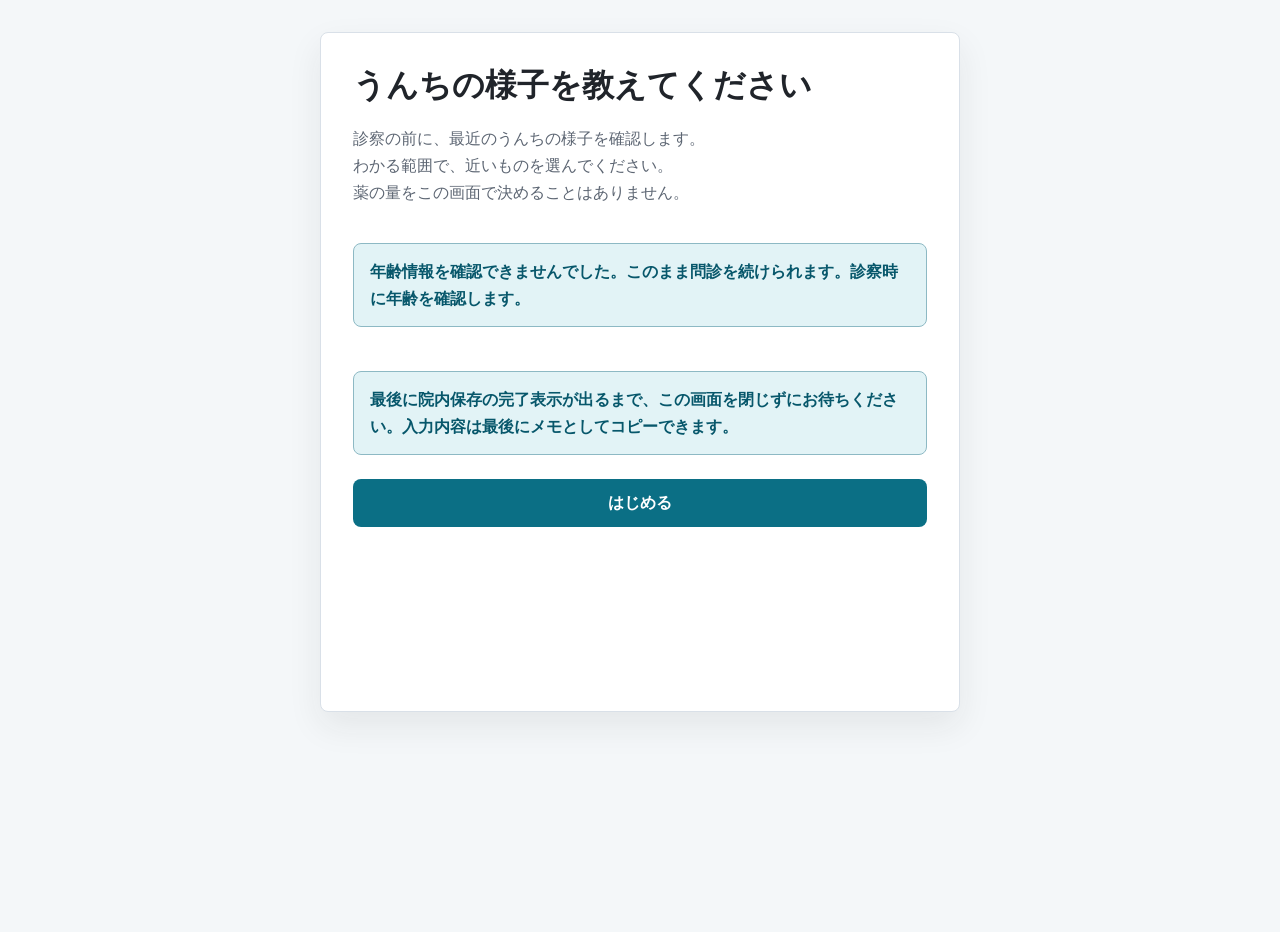
<file: constipation-ai-mvp/index.html>
<!doctype html>
<html lang="ja">
  <head>
    <meta charset="utf-8" />
    <meta name="viewport" content="width=device-width, initial-scale=1" />
    <title>2-3歳便秘AI MVP</title>
    <link rel="stylesheet" href="./styles.css" />
  </head>
  <body>
    <main class="app-shell">
      <section class="panel" aria-live="polite">
        <div id="progress" class="progress" hidden>
          <div class="progress__meta">
            <span id="progressLabel">基本確認</span>
            <span id="progressCount">1 / 6</span>
          </div>
          <div class="progress__track"><div id="progressBar" class="progress__bar"></div></div>
        </div>

        <div id="screen"></div>

        <nav id="nav" class="nav" hidden>
          <button id="backButton" class="button button--secondary" type="button">戻る</button>
          <button id="nextButton" class="button" type="button">次へ</button>
        </nav>
      </section>

      <aside id="doctorPanel" class="doctor-panel" hidden>
        <div class="doctor-panel__header">
          <h2>診察支援ダッシュボード</h2>
          <div class="doctor-panel__actions">
            <button id="toggleDashboardModeButton" class="button button--secondary button--small" type="button" aria-pressed="false">簡略表示</button>
            <button id="copySummaryButton" class="button button--secondary button--small" type="button">サマリーコピー</button>
            <button id="copyFacilityShareButton" class="button button--secondary button--small" type="button">院内共有コピー</button>
            <button id="printPdfButton" class="button button--secondary button--small" type="button">PDF/印刷</button>
          </div>
        </div>
        <div id="summaryOutput" class="review-dashboard"></div>
        <div class="json-block">
          <div class="json-block__header">
            <span>送信JSON</span>
            <button id="copyJsonButton" class="button button--secondary button--small" type="button">JSONコピー</button>
          </div>
          <details class="json-details">
            <summary>開く</summary>
            <pre id="jsonOutput"></pre>
          </details>
        </div>
      </aside>
    </main>

    <script src="./src/questionnaire.js?v=20260506-2"></script>
    <script src="./src/diary-period.js?v=20261005-1"></script>
    <script src="./src/app.js?v=20261005-1"></script>
  </body>
</html>
</file>
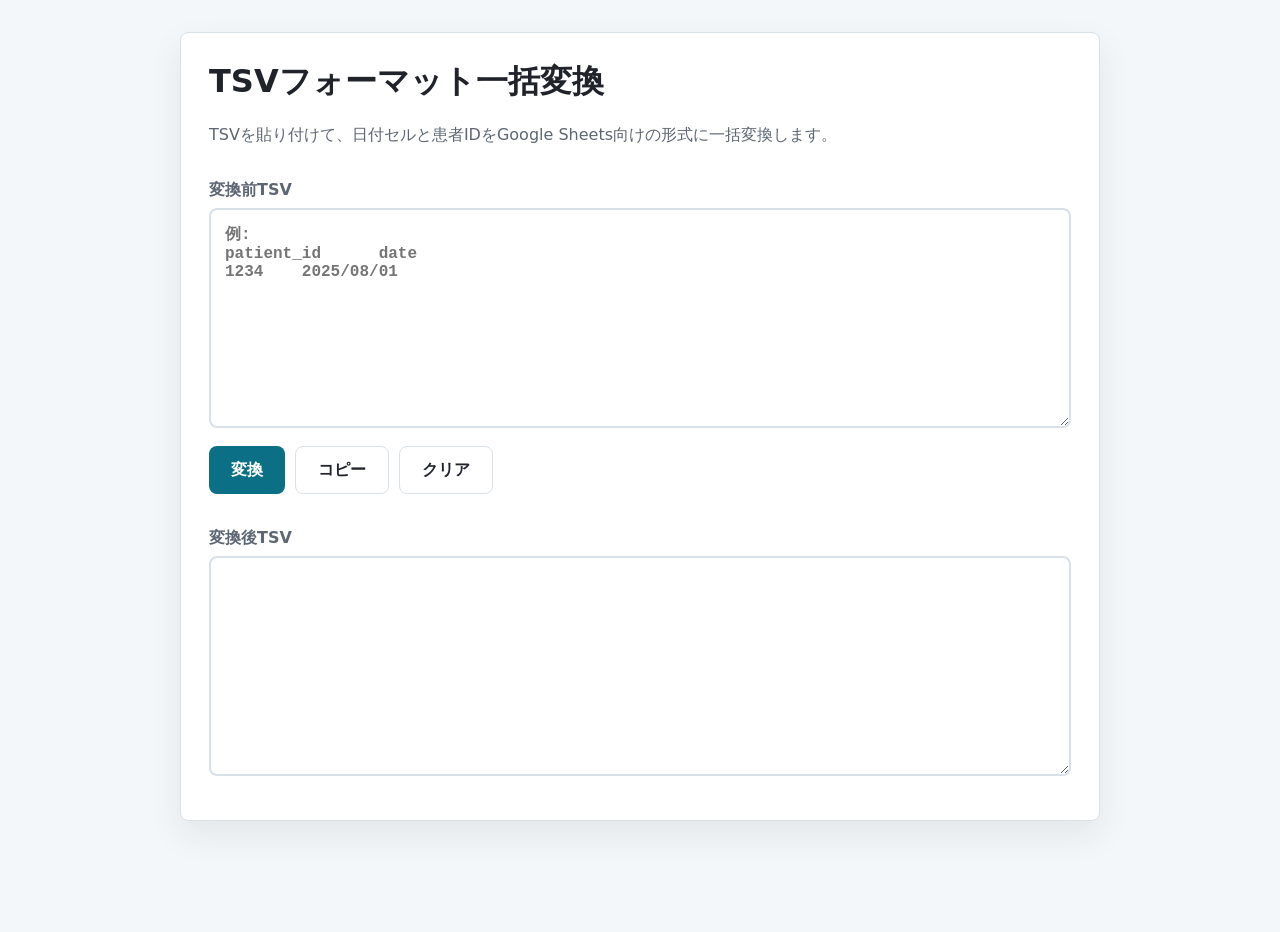
<file: bulk-import/date-format-converter.html>
<!doctype html>
<html lang="ja">
  <head>
    <meta charset="utf-8" />
    <meta name="viewport" content="width=device-width, initial-scale=1" />
    <title>TSVフォーマット一括変換</title>
    <link rel="stylesheet" href="../constipation-ai-mvp/styles.css" />
  </head>
  <body>
    <main class="link-tool-shell">
      <section class="link-tool panel">
        <div class="link-tool__header">
          <h1>TSVフォーマット一括変換</h1>
          <p>TSVを貼り付けて、日付セルと患者IDをGoogle Sheets向けの形式に一括変換します。</p>
        </div>

        <label class="link-field link-field--wide converter-field">
          <span>変換前TSV</span>
          <textarea id="tsvInput" class="text-input converter-textarea" spellcheck="false" placeholder="例:&#10;patient_id&#9;date&#10;1234&#9;2025/08/01"></textarea>
        </label>

        <div class="link-tool__actions">
          <button id="convertButton" class="button" type="button">変換</button>
          <button id="copyButton" class="button button--secondary" type="button">コピー</button>
          <button id="clearButton" class="button button--secondary" type="button">クリア</button>
        </div>

        <label class="link-field link-field--wide converter-field">
          <span>変換後TSV</span>
          <textarea id="tsvOutput" class="text-input converter-textarea" spellcheck="false" readonly></textarea>
        </label>

        <p id="converterMessage" class="link-tool__message" aria-live="polite"></p>
      </section>
    </main>

    <script src="./date-format-converter.js"></script>
  </body>
</html>
</file>
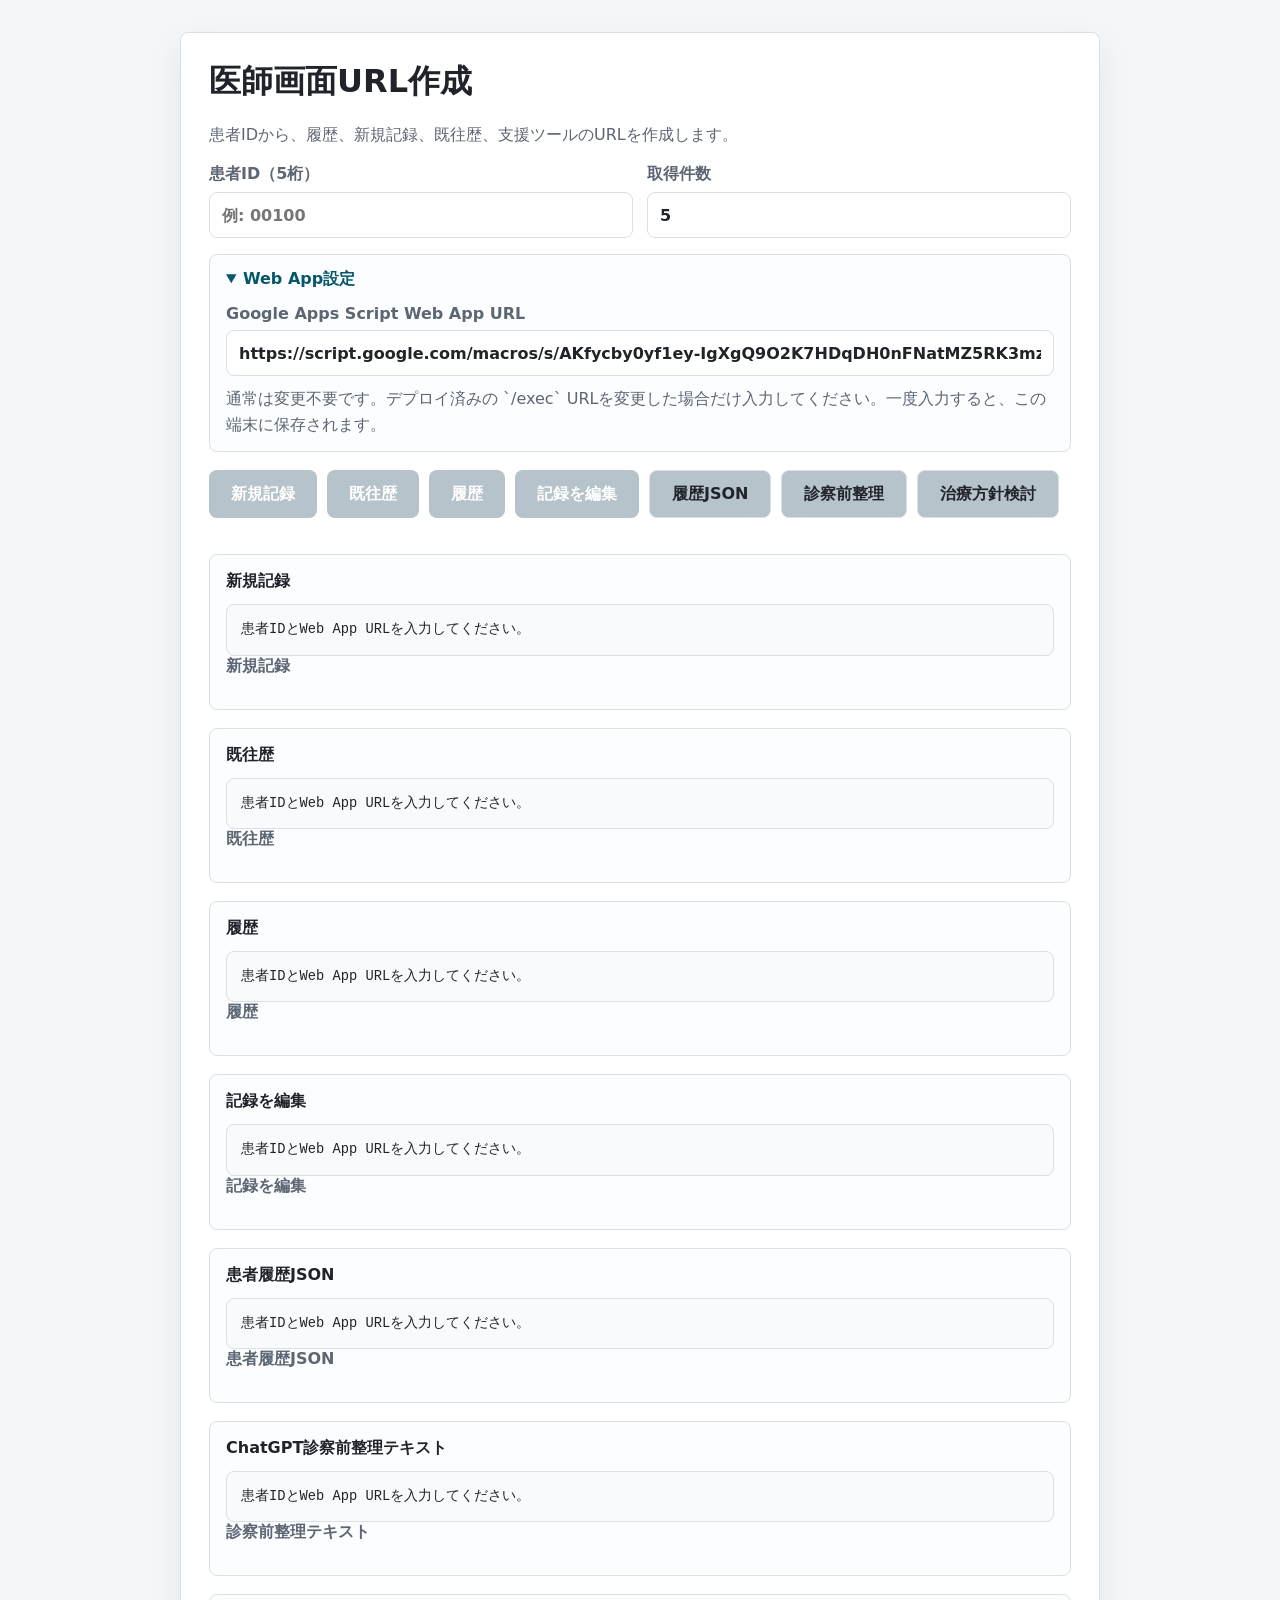
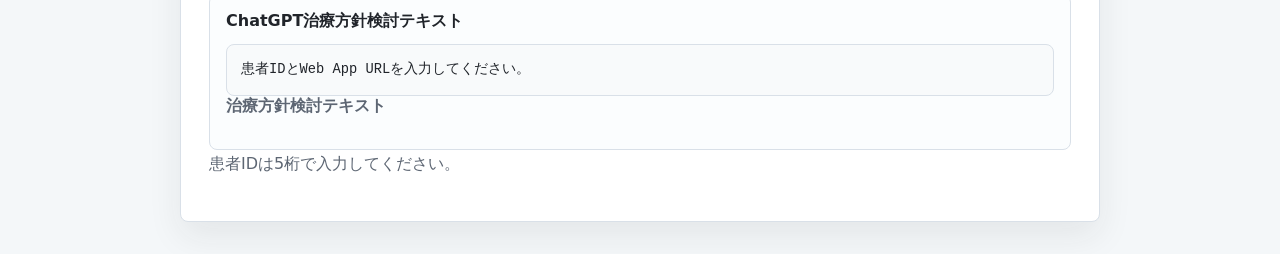
<file: constipation-ai-mvp/history-link.html>
<!doctype html>
<html lang="ja">
  <head>
    <meta charset="utf-8" />
    <meta name="viewport" content="width=device-width, initial-scale=1" />
    <title>医師画面URL作成</title>
    <link rel="stylesheet" href="./styles.css" />
  </head>
  <body>
    <main class="link-tool-shell">
      <section class="link-tool panel">
        <div class="link-tool__header">
          <h1>医師画面URL作成</h1>
          <p>患者IDから、履歴、新規記録、既往歴、支援ツールのURLを作成します。</p>
        </div>

        <div class="link-tool__grid">
          <label class="link-field">
            <span>患者ID（5桁）</span>
            <input id="patientIdInput" type="text" inputmode="numeric" pattern="[0-9]*" maxlength="5" autocomplete="off" placeholder="例: 00100" />
          </label>
          <label class="link-field">
            <span>取得件数</span>
            <input id="limitInput" type="number" inputmode="numeric" min="1" max="20" value="5" />
          </label>
        </div>

        <details class="link-advanced" open>
          <summary>Web App設定</summary>
          <label class="link-field link-field--wide">
            <span>Google Apps Script Web App URL</span>
            <input id="webAppUrlInput" type="url" placeholder="https://script.google.com/macros/s/.../exec" />
          </label>
          <p>通常は変更不要です。デプロイ済みの `/exec` URLを変更した場合だけ入力してください。一度入力すると、この端末に保存されます。</p>
        </details>

        <div class="link-tool__actions">
          <button id="openEntryButton" class="button" type="button">新規記録</button>
          <button id="openProfileButton" class="button" type="button">既往歴</button>
          <button id="openDoctorButton" class="button" type="button">履歴</button>
          <button id="openEditButton" class="button" type="button">記録を編集</button>
          <button id="openHistoryButton" class="button button--secondary" type="button">履歴JSON</button>
          <button id="openPreVisitContextButton" class="button button--secondary" type="button">診察前整理</button>
          <button id="openTreatmentContextButton" class="button button--secondary" type="button">治療方針検討</button>
        </div>

        <section class="link-output">
          <h2>新規記録</h2>
          <pre id="entryUrlOutput"></pre>
          <p><a id="entryOpenLink" href="#" target="_blank" rel="noreferrer">新規記録</a></p>
        </section>

        <section class="link-output">
          <h2>既往歴</h2>
          <pre id="profileUrlOutput"></pre>
          <p><a id="profileOpenLink" href="#" target="_blank" rel="noreferrer">既往歴</a></p>
        </section>

        <section class="link-output">
          <h2>履歴</h2>
          <pre id="doctorUrlOutput"></pre>
          <p><a id="doctorOpenLink" href="#" target="_blank" rel="noreferrer">履歴</a></p>
        </section>

        <section class="link-output">
          <h2>記録を編集</h2>
          <pre id="editUrlOutput"></pre>
          <p><a id="editOpenLink" href="#" target="_blank" rel="noreferrer">記録を編集</a></p>
        </section>

        <section class="link-output">
          <h2>患者履歴JSON</h2>
          <pre id="historyUrlOutput"></pre>
          <p><a id="historyOpenLink" href="#" target="_blank" rel="noreferrer">患者履歴JSON</a></p>
        </section>

        <section class="link-output">
          <h2>ChatGPT診察前整理テキスト</h2>
          <pre id="preVisitContextUrlOutput"></pre>
          <p><a id="preVisitContextOpenLink" href="#" target="_blank" rel="noreferrer">診察前整理テキスト</a></p>
        </section>

        <section class="link-output">
          <h2>ChatGPT治療方針検討テキスト</h2>
          <pre id="treatmentContextUrlOutput"></pre>
          <p><a id="treatmentContextOpenLink" href="#" target="_blank" rel="noreferrer">治療方針検討テキスト</a></p>
        </section>

        <p id="historyToolMessage" class="link-tool__message" aria-live="polite"></p>
      </section>
    </main>

    <script src="./src/history-link.js?v=20260606-2"></script>
  </body>
</html>
</file>
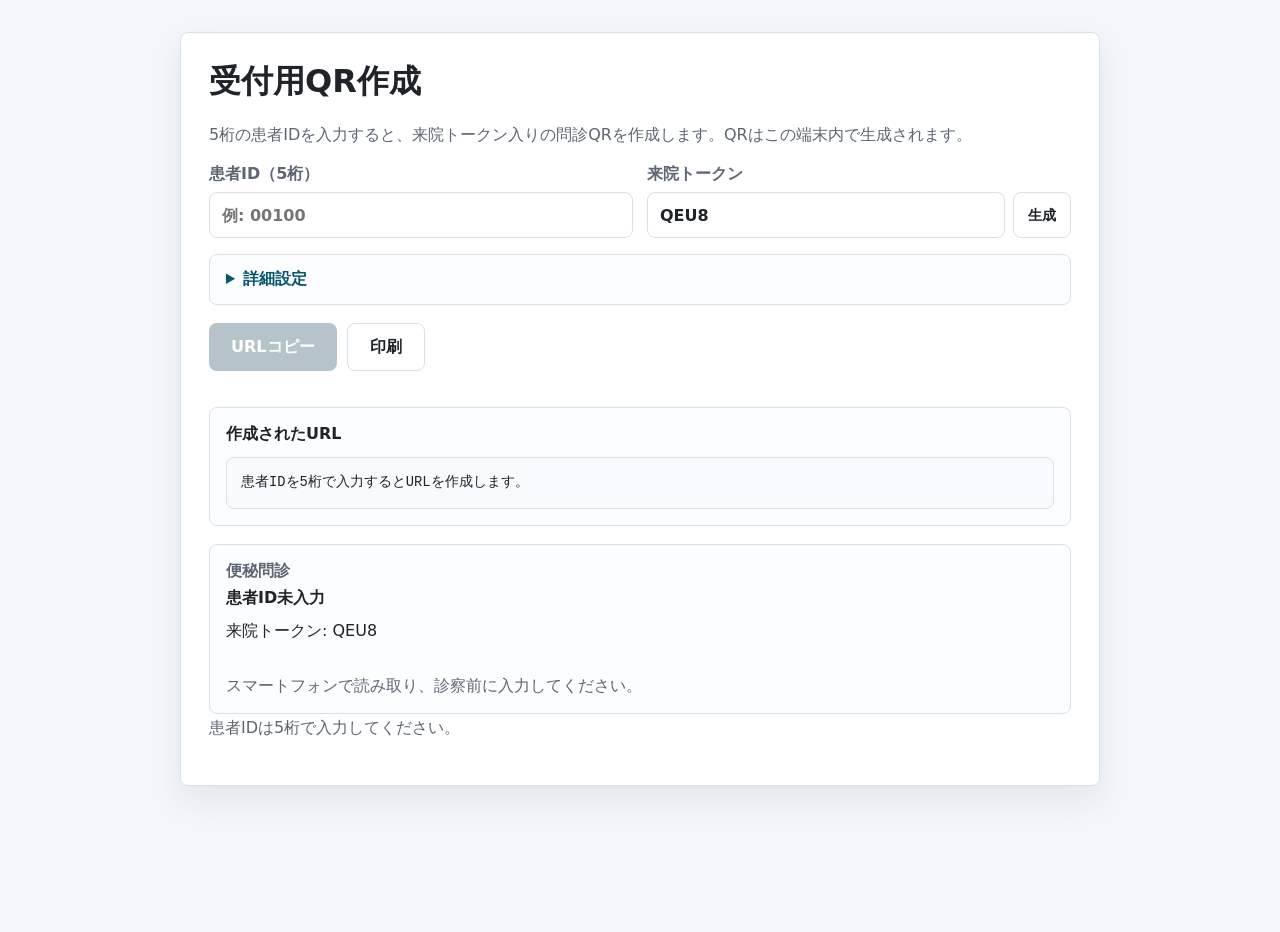
<file: constipation-ai-mvp/visit-link.html>
<!doctype html>
<html lang="ja">
  <head>
    <meta charset="utf-8" />
    <meta name="viewport" content="width=device-width, initial-scale=1" />
    <title>受付用QR作成</title>
    <link rel="stylesheet" href="./styles.css" />
  </head>
  <body>
    <main class="link-tool-shell">
      <section class="link-tool panel">
        <div class="link-tool__header">
          <h1>受付用QR作成</h1>
          <p>5桁の患者IDを入力すると、来院トークン入りの問診QRを作成します。QRはこの端末内で生成されます。</p>
        </div>

        <div class="link-tool__grid">
          <label class="link-field">
            <span>患者ID（5桁）</span>
            <input id="patientIdInput" type="text" inputmode="numeric" pattern="[0-9]*" maxlength="5" autocomplete="off" placeholder="例: 00100" />
          </label>
          <label class="link-field link-field--readonly">
            <span>来院トークン</span>
            <div class="link-field__inline">
              <input id="visitTokenInput" type="text" maxlength="12" placeholder="例: A7K2" />
              <button id="tokenButton" class="button button--secondary button--small" type="button">生成</button>
            </div>
          </label>
        </div>

        <details class="link-advanced">
          <summary>詳細設定</summary>
          <label class="link-field link-field--wide">
            <span>問診アプリURL</span>
            <input id="baseUrlInput" type="url" />
          </label>
          <p>通常は変更不要です。QR読み取り端末から問診画面へアクセスできない場合だけ、院内で使うURLに変更してください。</p>
        </details>

        <div class="link-tool__actions">
          <button id="copyUrlButton" class="button" type="button">URLコピー</button>
          <button id="printButton" class="button button--secondary" type="button">印刷</button>
        </div>

        <section class="link-output">
          <h2>作成されたURL</h2>
          <pre id="visitUrlOutput"></pre>
        </section>

        <section class="qr-card" id="qrPrintArea">
          <div>
            <p class="qr-card__label">便秘問診</p>
            <h2 id="qrPatientLabel">患者ID未入力</h2>
            <p id="qrTokenLabel">来院トークン未入力</p>
          </div>
          <div id="qrOutput" class="qr-card__code" aria-label="問診QR"></div>
          <p class="qr-card__note">スマートフォンで読み取り、診察前に入力してください。</p>
        </section>

        <p id="linkToolMessage" class="link-tool__message" aria-live="polite"></p>
      </section>
    </main>

    <script src="./src/visit-link.js?v=20260516-1"></script>
  </body>
</html>
</file>
<file: constipation-ai-mvp/styles.css>
:root {
  color-scheme: light;
  --ink: #20242a;
  --muted: #5d6673;
  --line: #d9e0e8;
  --surface: #ffffff;
  --page: #f4f7f9;
  --accent: #0b6f85;
  --accent-strong: #07576b;
  --accent-soft: #e2f3f6;
  --warn: #a4491d;
  --warn-bg: #fff0e8;
  --focus: #f2b84b;
}

* {
  box-sizing: border-box;
}

[hidden] {
  display: none !important;
}

body {
  margin: 0;
  min-height: 100vh;
  color: var(--ink);
  background: var(--page);
  font-family: system-ui, -apple-system, BlinkMacSystemFont, "Segoe UI", sans-serif;
}

button,
textarea,
input {
  font: inherit;
}

.app-shell {
  display: grid;
  grid-template-columns: minmax(300px, 560px) minmax(320px, 1fr);
  gap: 24px;
  width: min(1180px, calc(100% - 32px));
  margin: 32px auto;
  align-items: start;
}

.app-shell--patient-only {
  grid-template-columns: minmax(300px, 640px);
  justify-content: center;
}

.panel,
.doctor-panel {
  background: var(--surface);
  border: 1px solid var(--line);
  border-radius: 8px;
  box-shadow: 0 14px 34px rgba(32, 36, 42, 0.08);
}

.panel {
  min-height: 680px;
  display: flex;
  flex-direction: column;
}

.doctor-panel {
  padding: 20px;
}

.doctor-panel__header {
  display: flex;
  align-items: flex-start;
  justify-content: space-between;
  flex-wrap: wrap;
  gap: 12px;
  margin-bottom: 14px;
}

.doctor-panel__header h2 {
  flex: 1 1 220px;
  min-width: 180px;
  margin-bottom: 0;
  line-height: 1.35;
}

.doctor-panel__actions {
  display: flex;
  align-items: stretch;
  justify-content: flex-end;
  flex: 1 1 420px;
  flex-wrap: wrap;
  gap: 8px;
  max-width: 100%;
}

h1,
h2,
h3,
p {
  margin-top: 0;
}

h1 {
  font-size: 2rem;
  line-height: 1.25;
  margin-bottom: 20px;
}

h2 {
  font-size: 1rem;
  margin-bottom: 12px;
}

h3 {
  font-size: 0.92rem;
  margin: 18px 0 8px;
}

.intro,
.question,
.finish,
.fixed-auth {
  padding: 32px;
}

.intro {
  display: flex;
  flex: 1;
  flex-direction: column;
  justify-content: center;
}

.intro p,
.question__help,
.finish p,
.fixed-auth p {
  color: var(--muted);
  line-height: 1.7;
}

.fixed-auth {
  display: flex;
  flex: 1;
  flex-direction: column;
  justify-content: center;
}

.fixed-auth__form {
  display: grid;
  gap: 16px;
  margin-top: 24px;
}

.fixed-auth__field {
  display: grid;
  gap: 6px;
  color: var(--muted);
  font-size: 0.92rem;
  font-weight: 800;
}

.fixed-auth__field input {
  width: 100%;
  min-height: 48px;
  padding: 10px 12px;
  border: 2px solid var(--line);
  border-radius: 8px;
  color: var(--ink);
  background: #fff;
}

.fixed-auth__field input:focus {
  outline: 3px solid var(--focus);
  outline-offset: 2px;
}

.fixed-auth__error {
  margin: 0;
  padding: 12px 14px;
  border: 1px solid #e1a09a;
  border-radius: 8px;
  background: #fff1ef;
  color: #9f2b24 !important;
  font-weight: 800;
}

.fixed-auth__help {
  margin-top: 18px;
  margin-bottom: 0;
}

.intro-save-note {
  margin: 20px 0 24px;
  padding: 14px 16px;
  border: 1px solid #8db9c4;
  border-radius: 8px;
  background: var(--accent-soft);
  color: var(--accent-strong) !important;
  font-weight: 700;
}

.intro-profile {
  display: grid;
  gap: 12px;
  margin: 0 0 20px;
  padding: 16px;
  border: 1px solid var(--line);
  border-radius: 8px;
  background: #fbfdfe;
}

.intro-profile h2 {
  margin-bottom: 0;
}

.intro-profile p {
  margin-bottom: 0;
  color: var(--ink);
}

.intro-profile label {
  display: grid;
  gap: 6px;
  color: var(--muted);
  font-size: 0.9rem;
  font-weight: 700;
}

.visit-context {
  display: grid;
  gap: 10px;
  margin: 0 0 20px;
  padding: 16px;
  border: 1px solid #8db9c4;
  border-radius: 8px;
  background: #f4fbfc;
}

.visit-context h2,
.visit-context p {
  margin-bottom: 0;
}

.visit-context p {
  color: var(--accent-strong);
  font-size: 0.92rem;
  font-weight: 700;
  line-height: 1.55;
}

.visit-context__grid {
  display: grid;
  gap: 8px;
}

.visit-context__item {
  display: grid;
  gap: 4px;
  padding: 10px;
  border: 1px solid #d7e9ee;
  border-radius: 8px;
  background: #fff;
}

.visit-context__item span {
  color: var(--muted);
  font-size: 0.8rem;
  font-weight: 800;
}

.visit-context__item strong {
  color: var(--ink);
  line-height: 1.45;
  overflow-wrap: anywhere;
}

.progress {
  padding: 20px 24px 0;
}

.progress__meta {
  display: flex;
  justify-content: space-between;
  color: var(--muted);
  font-size: 0.92rem;
  margin-bottom: 10px;
}

.progress__track {
  height: 8px;
  overflow: hidden;
  background: #e8edf2;
  border-radius: 999px;
}

.progress__bar {
  height: 100%;
  width: 0;
  background: var(--accent);
  border-radius: inherit;
  transition: width 180ms ease;
}

.question__branch {
  margin: 0 0 16px;
  padding: 12px 14px;
  border-left: 4px solid var(--accent);
  background: var(--accent-soft);
  color: var(--accent-strong);
  line-height: 1.5;
}

.question__title {
  font-size: 1.5rem;
  line-height: 1.4;
  margin-bottom: 10px;
}

.question__help {
  margin-bottom: 22px;
}

.choices {
  display: grid;
  gap: 10px;
}

.choice {
  width: 100%;
  min-height: 56px;
  padding: 13px 16px;
  text-align: left;
  border: 2px solid var(--line);
  border-radius: 8px;
  background: #fff;
  color: var(--ink);
  cursor: pointer;
  line-height: 1.45;
}

.choice:hover {
  border-color: #8db9c4;
}

.choice.is-selected {
  border-color: var(--accent);
  background: var(--accent-soft);
}

.text-input {
  width: 100%;
  min-height: 120px;
  padding: 14px;
  resize: vertical;
  border: 2px solid var(--line);
  border-radius: 8px;
}

.text-input--compact {
  min-height: 84px;
}

.text-input:focus,
.diary-input:focus,
.choice:focus-visible,
.button:focus-visible,
.json-details summary:focus-visible {
  outline: 3px solid var(--focus);
  outline-offset: 2px;
}

.diary-link {
  margin-top: 24px;
  padding: 18px;
  border: 1px solid var(--line);
  border-radius: 8px;
  background: #fbfdfe;
}

.diary-link__header {
  margin-bottom: 14px;
}

.diary-link__header h2 {
  margin-bottom: 4px;
}

.diary-link__header p {
  margin-bottom: 0;
}

.diary-grid {
  display: grid;
  grid-template-columns: repeat(2, minmax(0, 1fr));
  gap: 10px;
}

.diary-field,
.diary-note {
  display: grid;
  gap: 6px;
  color: var(--muted);
  font-size: 0.86rem;
  font-weight: 700;
}

.diary-field {
  padding: 10px;
  border: 1px solid #e5ebf1;
  border-radius: 8px;
  background: #fff;
}

.diary-field__required {
  display: inline-block;
  margin-left: 6px;
  padding: 2px 6px;
  border-radius: 6px;
  color: #8f1f17;
  background: #fff0ed;
  font-size: 0.72rem;
}

.diary-field__control {
  display: grid;
  grid-template-columns: minmax(0, 1fr) auto;
  align-items: center;
  gap: 8px;
}

.diary-input {
  width: 100%;
  min-height: 40px;
  padding: 8px 10px;
  border: 1px solid var(--line);
  border-radius: 8px;
  color: var(--ink);
  background: #fff;
}

.diary-input--invalid {
  border-color: #b3261e;
  background: #fff7f6;
}

.diary-note {
  margin-top: 12px;
}

.field-error {
  margin-top: 12px;
  color: #b3261e;
}

.nav {
  display: flex;
  justify-content: space-between;
  gap: 12px;
  margin-top: auto;
  padding: 20px 24px;
  border-top: 1px solid var(--line);
}

.button {
  min-height: 48px;
  padding: 0 22px;
  border: 0;
  border-radius: 8px;
  background: var(--accent);
  color: #fff;
  cursor: pointer;
  font-weight: 700;
}

.button:hover {
  background: var(--accent-strong);
}

.button:disabled {
  cursor: not-allowed;
  background: #b6c3ca;
}

.button--secondary {
  border: 1px solid var(--line);
  background: #fff;
  color: var(--ink);
}

.button--secondary:hover {
  background: #eef3f6;
}

.button--small {
  min-height: 36px;
  padding: 0 14px;
  font-size: 0.9rem;
}

.doctor-panel__header .button,
.json-block .button {
  flex: 0 1 auto;
  white-space: nowrap;
}

.notice {
  margin: 18px 0;
  padding: 14px 16px;
  border: 1px solid #f3bd99;
  border-radius: 8px;
  background: var(--warn-bg);
  color: var(--warn);
  line-height: 1.6;
  font-weight: 700;
}


.submit-status {
  margin: 22px 0;
  padding: 16px;
  border: 1px solid var(--line);
  border-radius: 8px;
  background: #fbfdfe;
}

.finish--submitted {
  padding-bottom: 180px;
}

.submit-status--floating {
  position: fixed;
  right: max(16px, calc((100vw - 640px) / 2 + 16px));
  bottom: 16px;
  left: max(16px, calc((100vw - 640px) / 2 + 16px));
  z-index: 20;
  margin: 0;
  border-width: 2px;
  box-shadow: 0 14px 32px rgba(32, 36, 42, 0.18);
}

.submit-status--pending {
  border-color: #d6a740;
  background: #fff7df;
}

.submit-status--success {
  border-color: #69a87d;
  background: #eaf7ee;
}

.submit-status--error {
  border-color: #d8a1a1;
  background: #fdecec;
}

.submit-status h2 {
  margin-bottom: 8px;
}

.submit-status p {
  margin-bottom: 12px;
}

.submit-status__help {
  font-size: 0.92rem;
}

.submit-status__text--pending {
  color: #7a4d00;
  font-weight: 800;
}

.submit-status__text--success {
  color: #17683a;
  font-weight: 700;
}

.submit-status__text--error {
  color: #b3261e;
  font-weight: 700;
}

.patient-memo {
  margin: 22px 0;
  padding: 16px;
  border: 1px solid var(--line);
  border-radius: 8px;
  background: #fbfdfe;
}

.patient-memo__header {
  display: flex;
  align-items: center;
  justify-content: space-between;
  flex-wrap: wrap;
  gap: 10px;
  margin-bottom: 8px;
}

.patient-memo__header h2 {
  margin-bottom: 0;
}

.patient-memo__preview {
  max-height: 220px;
  margin-top: 12px;
  background: #fff;
}

pre {
  max-height: 48vh;
  overflow: auto;
  margin: 0;
  padding: 14px;
  white-space: pre-wrap;
  word-break: break-word;
  background: #f8fafb;
  border: 1px solid var(--line);
  border-radius: 8px;
  line-height: 1.55;
  font-family: ui-monospace, SFMono-Regular, Menlo, Consolas, monospace;
  font-size: 0.86rem;
}

.json-block {
  margin-top: 16px;
  border: 1px solid var(--line);
  border-radius: 8px;
  background: #fff;
}

.json-block__header {
  min-height: 44px;
  display: flex;
  align-items: center;
  justify-content: space-between;
  gap: 12px;
  padding: 12px 14px;
  color: var(--ink);
  font-size: 0.92rem;
  font-weight: 800;
}

.json-details {
  border-top: 1px solid var(--line);
}

.json-details summary {
  min-height: 44px;
  padding: 12px 14px;
  cursor: pointer;
  color: var(--ink);
  font-size: 0.92rem;
  font-weight: 800;
  list-style-position: outside;
}

.json-details pre {
  max-height: 36vh;
  border-width: 1px 0 0;
  border-radius: 0;
}

.review-dashboard {
  display: grid;
  gap: 12px;
}

.review-hero,
.review-section {
  border: 1px solid var(--line);
  border-radius: 8px;
  background: #fff;
}

.review-hero {
  padding: 16px;
  border-left-width: 6px;
}

.review-hero--alert {
  border-left-color: #b3261e;
  background: #fff6f4;
}

.review-hero--watch {
  border-left-color: var(--focus);
  background: #fffaf0;
}

.review-hero--stable {
  border-left-color: var(--accent);
  background: #f4fbfc;
}

.review-hero__label {
  margin: 0 0 4px;
  color: var(--muted);
  font-size: 0.82rem;
  font-weight: 800;
}

.review-hero h2 {
  margin: 0 0 6px;
  font-size: 1.25rem;
  line-height: 1.35;
}

.review-hero p:last-child,
.review-section p {
  margin: 0;
  color: var(--muted);
  line-height: 1.55;
}

.review-section {
  padding: 14px;
}

.review-section h3 {
  margin: 0 0 10px;
  color: var(--muted);
  font-size: 0.82rem;
  letter-spacing: 0;
}

.review-section--muted {
  background: #f8fafb;
}

.doctor-panel.is-compact .review-section--detail,
.doctor-panel.is-compact .json-block {
  display: none;
}

.review-grid {
  display: grid;
  grid-template-columns: repeat(3, minmax(0, 1fr));
  gap: 8px;
}

.review-grid + .review-grid {
  margin-top: 8px;
}

.review-grid--stool {
  grid-template-columns: repeat(5, minmax(0, 1fr));
}

.review-grid--compact {
  grid-template-columns: repeat(2, minmax(0, 1fr));
}

.review-grid--medicine {
  grid-template-columns: repeat(2, minmax(0, 1fr));
}

.review-grid--diary {
  grid-template-columns: repeat(3, minmax(0, 1fr));
}

.review-row {
  min-height: 72px;
  padding: 10px;
  border: 1px solid #e5ebf1;
  border-radius: 8px;
  background: #fbfdfe;
}

.review-row__label {
  display: block;
  margin-bottom: 5px;
  color: var(--muted);
  font-size: 0.78rem;
  line-height: 1.25;
}

.review-row__value {
  display: block;
  color: var(--ink);
  font-size: 0.95rem;
  line-height: 1.35;
  overflow-wrap: anywhere;
}

.review-list {
  margin: 0;
  padding-left: 20px;
  line-height: 1.55;
}

.review-list li + li {
  margin-top: 6px;
}

.weekly-summary {
  display: grid;
  gap: 6px;
  margin: 0 0 10px;
  padding: 0;
  list-style: none;
}

.weekly-summary li {
  padding: 8px 10px;
  border: 1px solid #e5ebf1;
  border-radius: 8px;
  background: #f8fafb;
  color: var(--ink);
  line-height: 1.45;
}

@media (max-width: 920px) {
  .app-shell {
    grid-template-columns: 1fr;
    gap: 16px;
    width: min(100%, 720px);
    margin: 0 auto;
    padding: 12px;
  }

  .panel,
  .doctor-panel {
    border-radius: 8px;
    box-shadow: 0 8px 22px rgba(32, 36, 42, 0.06);
  }

  .panel {
    min-height: calc(100dvh - 24px);
  }

  .doctor-panel {
    padding: 14px;
  }

  .doctor-panel__header {
    align-items: flex-start;
    margin-bottom: 12px;
  }

  .doctor-panel__actions {
    align-items: stretch;
    flex-wrap: wrap;
    justify-content: flex-end;
  }

  .intro,
  .question,
  .finish {
    padding: 24px;
  }

  .finish--submitted {
    padding-bottom: 190px;
  }

  .submit-status--floating {
    right: 18px;
    bottom: calc(18px + env(safe-area-inset-bottom));
    left: 18px;
  }

  h1 {
    font-size: 1.72rem;
  }

  .question__title {
    font-size: 1.35rem;
  }

  .choice {
    min-height: 52px;
  }

  .nav {
    padding: 14px 16px;
  }

  .nav .button {
    flex: 1 1 0;
  }

  .button--small {
    min-height: 40px;
    padding: 0 12px;
  }

  .review-dashboard {
    gap: 10px;
  }

  .review-hero {
    padding: 14px;
  }

  .review-hero h2 {
    font-size: 1.08rem;
  }

  .review-section {
    padding: 12px;
  }

  .review-grid,
  .review-grid--stool,
  .review-grid--compact,
  .review-grid--medicine,
  .review-grid--diary,
  .diary-grid {
    grid-template-columns: 1fr;
  }

  .review-row {
    min-height: auto;
  }

  .json-block__header {
    align-items: stretch;
    flex-direction: column;
  }

  .json-block__header .button {
    width: 100%;
  }
}

@media (max-width: 420px) {
  .app-shell {
    padding: 8px;
  }

  .panel,
  .doctor-panel {
    border-radius: 6px;
  }

  .intro,
  .question,
  .finish {
    padding: 20px;
  }

  .finish--submitted {
    padding-bottom: 210px;
  }

  .submit-status--floating {
    right: 12px;
    left: 12px;
  }

  h1 {
    font-size: 1.55rem;
  }

  .question__title {
    font-size: 1.25rem;
  }

  .doctor-panel__header {
    display: grid;
    gap: 10px;
  }

  .doctor-panel__actions {
    display: grid;
    grid-template-columns: 1fr;
  }

  .doctor-panel__header .button {
    width: 100%;
  }

  .review-list {
    padding-left: 18px;
  }
}

@media print {
  @page {
    size: A4;
    margin: 12mm;
  }

  body {
    min-height: auto;
    background: #fff;
    color: #000;
  }

  .app-shell {
    display: block;
    width: 100%;
    margin: 0;
  }

  .panel,
  .doctor-panel__actions,
  .json-block {
    display: none !important;
  }

  .doctor-panel {
    display: block !important;
    padding: 0;
    border: 0;
    border-radius: 0;
    box-shadow: none;
  }

  .doctor-panel__header {
    display: block;
    margin-bottom: 8mm;
  }

  .doctor-panel__header h2 {
    margin: 0;
    color: #000;
    font-size: 14pt;
  }

  .review-dashboard {
    display: block;
  }

  .review-hero,
  .review-section {
    page-break-inside: avoid;
    break-inside: avoid;
    margin-bottom: 5mm;
    border-color: #b8c0ca;
    background: #fff;
    box-shadow: none;
  }

  .review-hero {
    padding: 5mm;
    border-left-width: 4mm;
  }

  .review-section {
    padding: 4mm;
  }

  .review-hero h2 {
    font-size: 13pt;
  }

  .review-hero__label,
  .review-section h3 {
    color: #333;
  }

  .review-hero p:last-child,
  .review-section p,
  .review-list {
    color: #111;
  }

  .review-row {
    min-height: 0;
    border-color: #cfd6df;
    background: #fff;
  }

  .review-grid,
  .review-grid--stool {
    grid-template-columns: repeat(3, minmax(0, 1fr));
  }

  .review-grid--compact,
  .review-grid--medicine,
  .review-grid--diary {
    grid-template-columns: repeat(2, minmax(0, 1fr));
  }
}

.link-tool-shell {
  width: min(920px, calc(100% - 32px));
  margin: 32px auto;
}

.link-tool {
  padding: 28px;
}

.link-tool__header p,
.link-tool__message {
  color: var(--muted);
  line-height: 1.7;
}

.link-tool__grid {
  display: grid;
  grid-template-columns: repeat(2, minmax(0, 1fr));
  gap: 14px;
}

.link-field {
  display: grid;
  gap: 7px;
  color: var(--muted);
  font-weight: 700;
}

.link-field--wide {
  grid-column: 1 / -1;
}

.link-field input {
  width: 100%;
  min-height: 46px;
  padding: 10px 12px;
  border: 1px solid var(--line);
  border-radius: 8px;
  color: var(--ink);
  background: #fff;
}

.converter-field {
  margin-top: 16px;
}

.converter-textarea {
  min-height: 220px;
  font-family: ui-monospace, SFMono-Regular, Menlo, Monaco, Consolas, "Liberation Mono", monospace;
  white-space: pre;
  overflow: auto;
}

.link-field__inline {
  display: grid;
  grid-template-columns: minmax(0, 1fr) auto;
  gap: 8px;
}

.link-advanced {
  margin-top: 16px;
  padding: 14px 16px;
  border: 1px solid var(--line);
  border-radius: 8px;
  background: #fbfdfe;
}

.link-advanced summary {
  color: var(--accent-strong);
  font-weight: 800;
  cursor: pointer;
}

.link-advanced .link-field {
  margin-top: 14px;
}

.link-advanced p {
  margin: 10px 0 0;
  color: var(--muted);
  line-height: 1.6;
}

.link-tool__actions {
  display: flex;
  flex-wrap: wrap;
  gap: 10px;
  margin: 18px 0;
}

.link-output,
.qr-card {
  margin-top: 18px;
  padding: 16px;
  border: 1px solid var(--line);
  border-radius: 8px;
  background: #fbfdfe;
}

.link-output a {
  color: var(--accent-strong);
  font-weight: 800;
}

.link-output a.is-disabled {
  color: var(--muted);
  pointer-events: none;
  text-decoration: none;
}

.qr-card {
  display: grid;
  grid-template-columns: minmax(0, 1fr) auto;
  gap: 18px;
  align-items: center;
}

.qr-card__label {
  margin-bottom: 6px;
  color: var(--muted);
  font-weight: 700;
}

.qr-card__code svg {
  display: block;
  width: 220px;
  height: 220px;
}

.qr-card__note {
  grid-column: 1 / -1;
  margin-bottom: 0;
  color: var(--muted);
}

@media (max-width: 700px) {
  .link-tool__grid,
  .qr-card {
    grid-template-columns: 1fr;
  }

  .qr-card__code svg {
    width: min(260px, 100%);
    height: auto;
  }
}

@media print {
  body {
    background: #fff;
  }

  body > *:not(.link-tool-shell),
  .link-tool__grid,
  .link-advanced,
  .link-tool__actions,
  .link-output,
  .link-tool__message,
  .link-tool__header p {
    display: none !important;
  }

  .link-tool-shell {
    width: 100%;
    margin: 0;
  }

  .link-tool,
  .qr-card {
    border: 0;
    box-shadow: none;
  }

  .qr-card {
    display: grid !important;
  }
}
</file>
